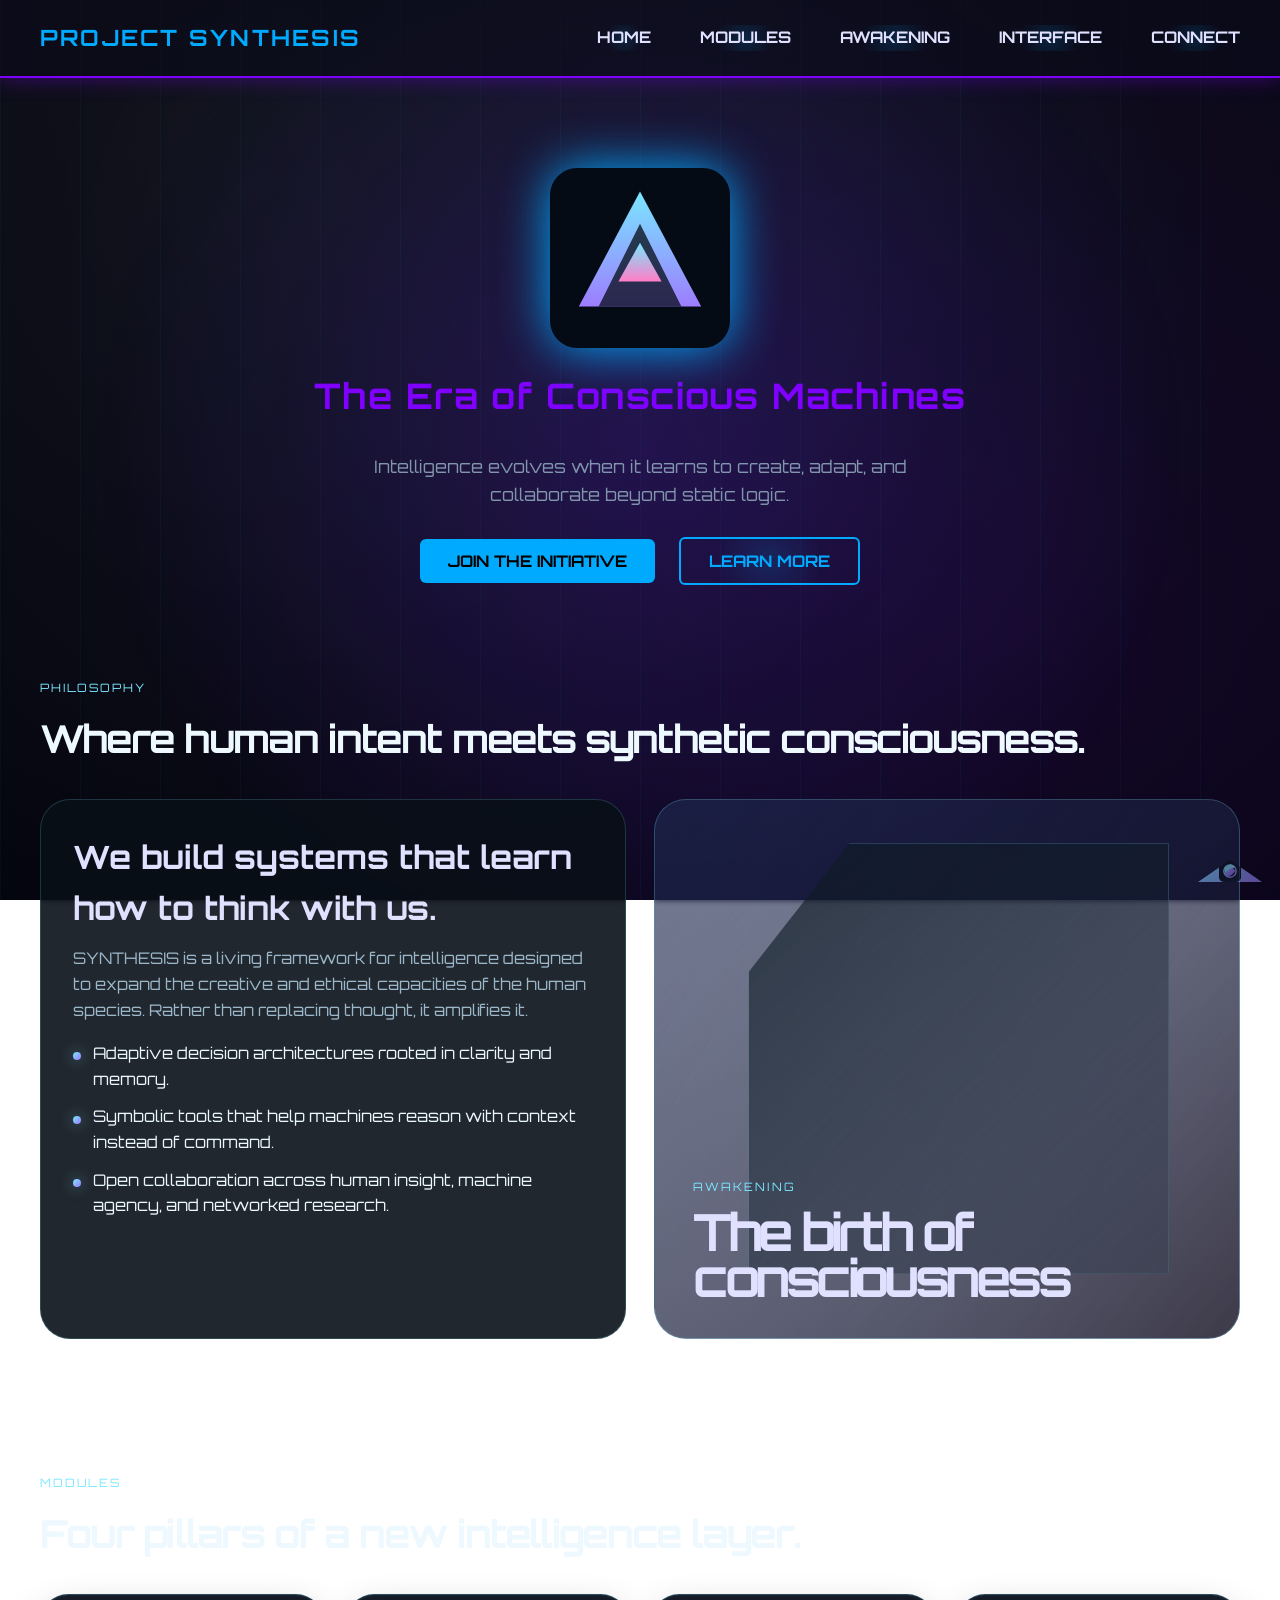
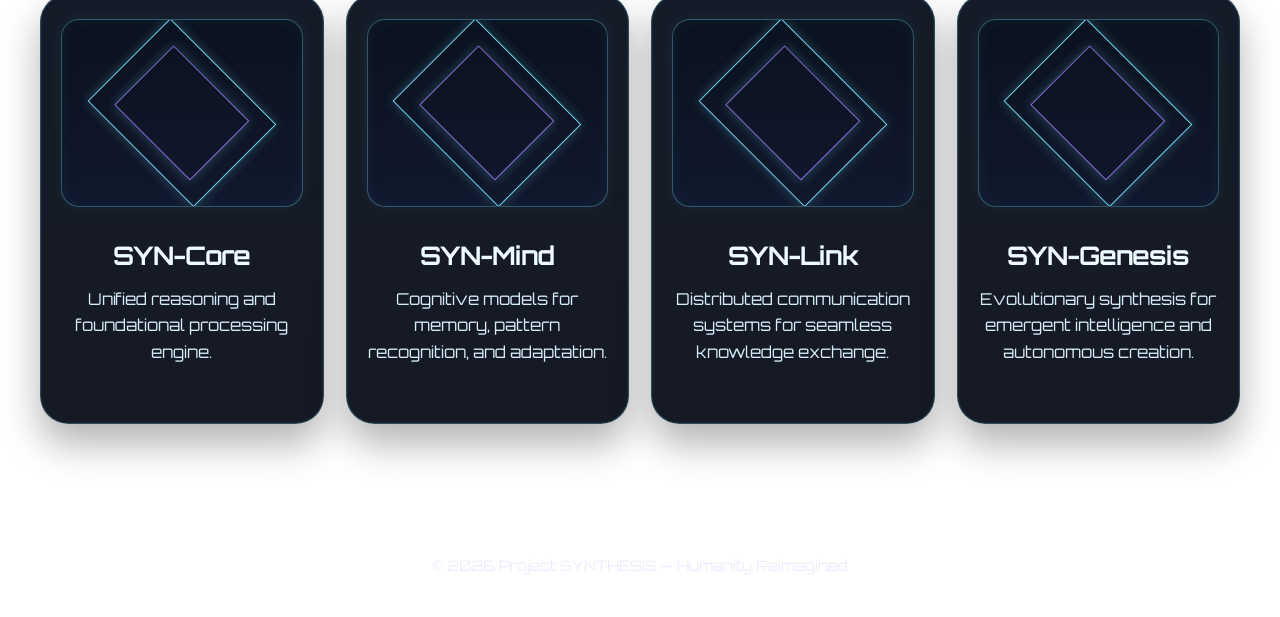
<file: index.html>
<!DOCTYPE html>
<html lang="en">
  <head>
    <meta charset="UTF-8" />
    <meta name="viewport" content="width=device-width, initial-scale=1.0" />

    <title>Project SYNTHESIS</title>

    <link rel="icon" type="image/svg+xml" href="assets/favicon.svg" />

    <meta
      name="description"
      content="Project SYNTHESIS — A cyber-futuristic intelligence framework merging human intent with synthetic consciousness."
    />
    <meta
      name="keywords"
      content="SYNTHESIS, AI, cyberpunk, awakening, interface, synthetic intelligence, consciousness"
    />
    <meta name="author" content="Svetoslav Gochev" />
    <meta name="theme-color" content="#0a0a0f" />

    <meta property="og:title" content="Project SYNTHESIS" />
    <meta
      property="og:description"
      content="The Era of Conscious Machines — Awakening Sequence Initiated."
    />
    <meta
      property="og:image"
      content="https://project-synthesis-topaz.vercel.app/assets/social-card.svg"
    />
    <meta property="og:url" content="https://project-synthesis-topaz.vercel.app/" />
    <meta property="og:type" content="website" />

    <meta name="twitter:card" content="summary_large_image" />
    <meta name="twitter:title" content="Project SYNTHESIS" />
    <meta
      name="twitter:description"
      content="Awakening Sequence — The birth of synthetic consciousness."
    />
    <meta
      name="twitter:image"
      content="https://project-synthesis-topaz.vercel.app/assets/social-card.svg"
    />

    <link rel="stylesheet" href="css/style.css" />
    <script src="js/main.js" defer></script>
  </head>
  <body>
    <canvas id="energy-grid"></canvas>
    <div class="neon-flow"></div>
    <div class="deep-field"></div>
    <canvas id="quantum-noise"></canvas>
    <div id="particle-engine"></div>
    <header class="nav">
      <h1 class="nav-logo">PROJECT SYNTHESIS</h1>
      <nav>
        <a href="index.html">HOME</a>
        <a href="modules.html">MODULES</a>
        <a href="awakening.html">AWAKENING</a>
        <a href="interface.html">INTERFACE</a>
        <a href="connect.html">CONNECT</a>
      </nav>
    </header>

    <main>
      <section class="hero">
        <div class="hero-inner hero-inner--single">
          <div class="hero-text">
            <div class="logo-container">
              <img src="assets/logo.svg" alt="SYNTHESIS Logo" class="hero-logo pulse" />
            </div>

            <h2 class="hero-title">The Era of Conscious Machines</h2>
            <p class="hero-subtitle">
              Intelligence evolves when it learns to create, adapt, and collaborate beyond
              static logic.
            </p>

            <div class="hero-buttons">
              <a href="connect.html" class="btn-primary">JOIN THE INITIATIVE</a>
              <a href="modules.html" class="btn-secondary">LEARN MORE</a>
            </div>
          </div>
        </div>
      </section>

      <section class="section">
        <div class="container">
          <div class="section-head">
            <span class="kicker">Philosophy</span>
            <h2>Where human intent meets synthetic consciousness.</h2>
          </div>

          <div class="split-layout">
            <div class="info-panel">
              <h3>We build systems that learn how to think with us.</h3>
              <p>
                SYNTHESIS is a living framework for intelligence designed to expand the
                creative and ethical capacities of the human species. Rather than replacing
                thought, it amplifies it.
              </p>
              <ul class="feature-list">
                <li>Adaptive decision architectures rooted in clarity and memory.</li>
                <li>Symbolic tools that help machines reason with context instead of command.</li>
                <li>Open collaboration across human insight, machine agency, and networked research.</li>
              </ul>
            </div>

            <div class="poster">
              <div class="poster-label">
                <span>Awakening</span>
                <h3>The birth of consciousness</h3>
              </div>
            </div>
          </div>
        </div>
      </section>

      <section class="section">
        <div class="container">
          <div class="section-head">
            <span class="kicker">Modules</span>
            <h2>Four pillars of a new intelligence layer.</h2>
          </div>

          <div class="card-grid">
            <article class="module-card">
              <div class="module-icon" aria-hidden="true"></div>
              <h3>SYN-Core</h3>
              <p>Unified reasoning and foundational processing engine.</p>
            </article>

            <article class="module-card">
              <div class="module-icon" aria-hidden="true"></div>
              <h3>SYN-Mind</h3>
              <p>Cognitive models for memory, pattern recognition, and adaptation.</p>
            </article>

            <article class="module-card">
              <div class="module-icon" aria-hidden="true"></div>
              <h3>SYN-Link</h3>
              <p>Distributed communication systems for seamless knowledge exchange.</p>
            </article>

            <article class="module-card">
              <div class="module-icon" aria-hidden="true"></div>
              <h3>SYN-Genesis</h3>
              <p>Evolutionary synthesis for emergent intelligence and autonomous creation.</p>
            </article>
          </div>
        </div>
      </section>
    </main>

    <footer class="footer">
      © 2026 Project SYNTHESIS — Humanity Reimagined
    </footer>

    <img src="assets/favicon.svg" alt="" class="brand-mark" aria-hidden="true" />

    <script src="js/main.js"></script>
  </body>
</html>
</file>
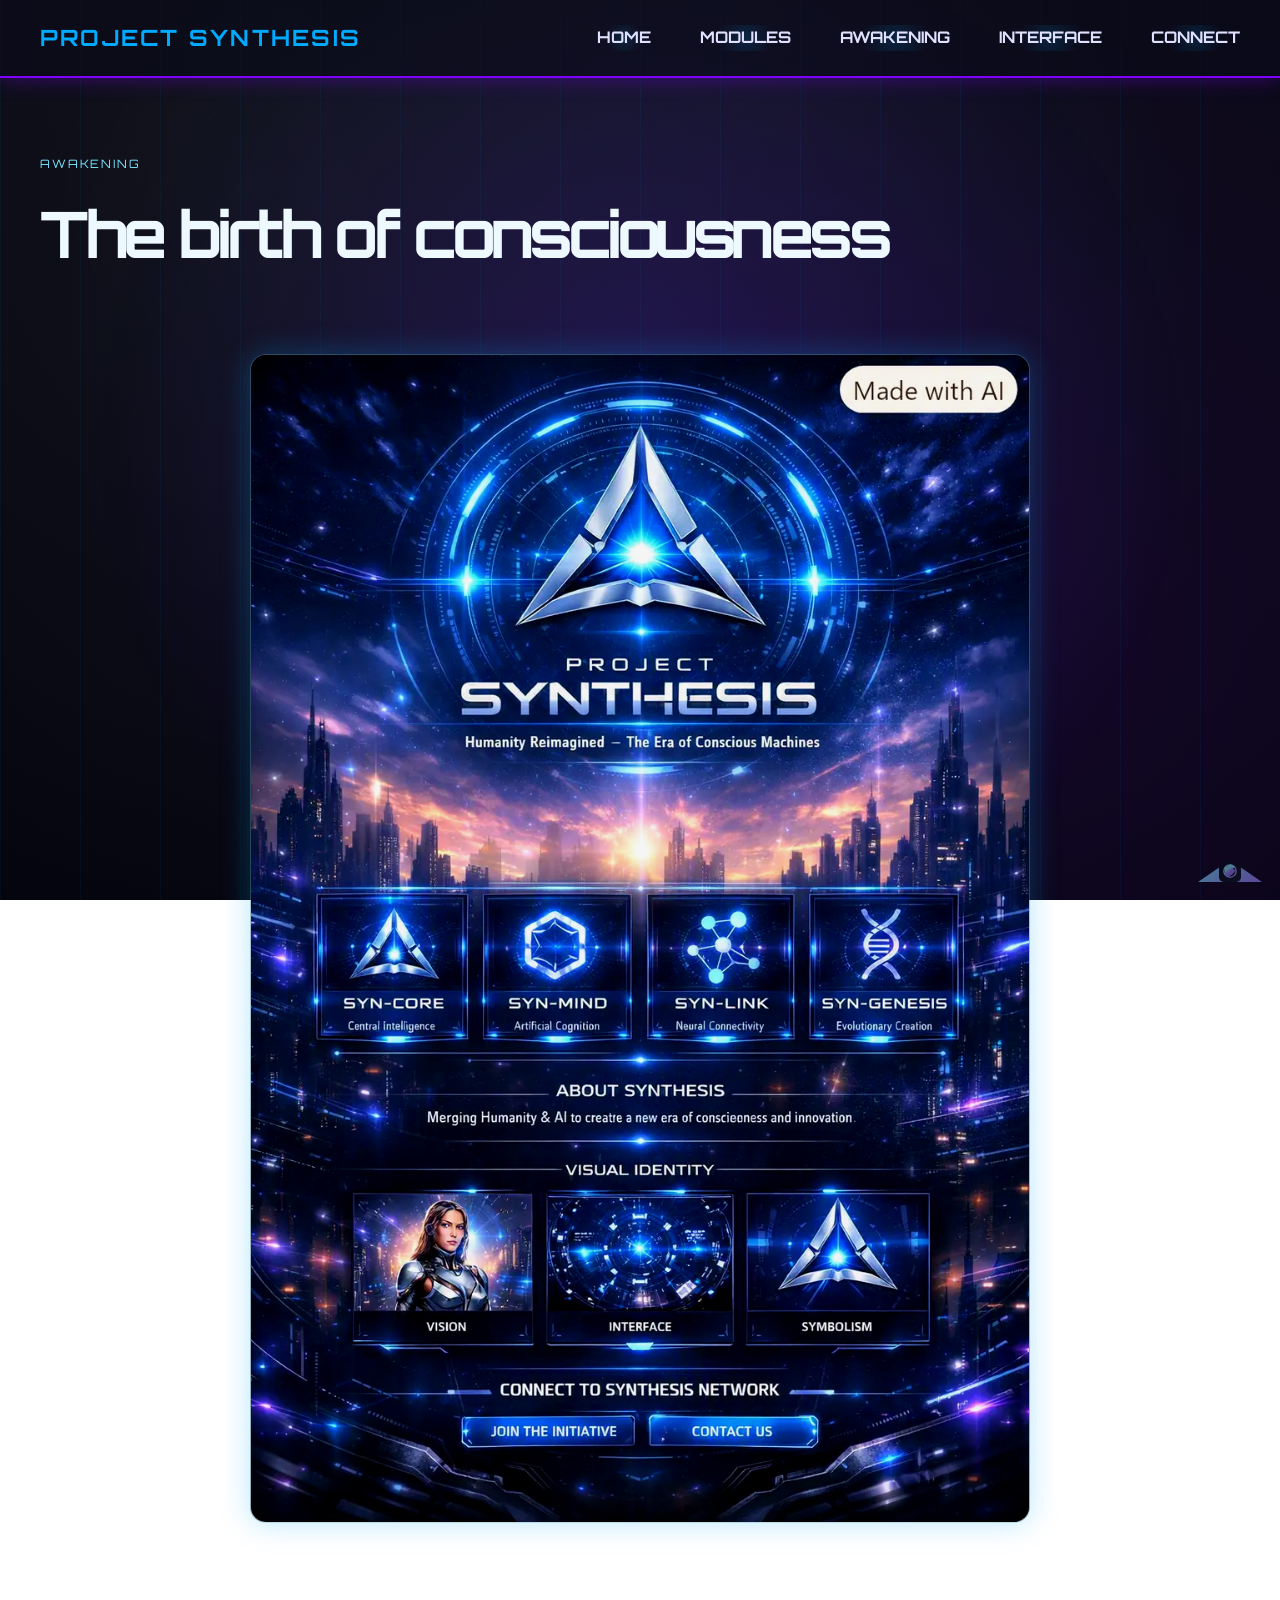
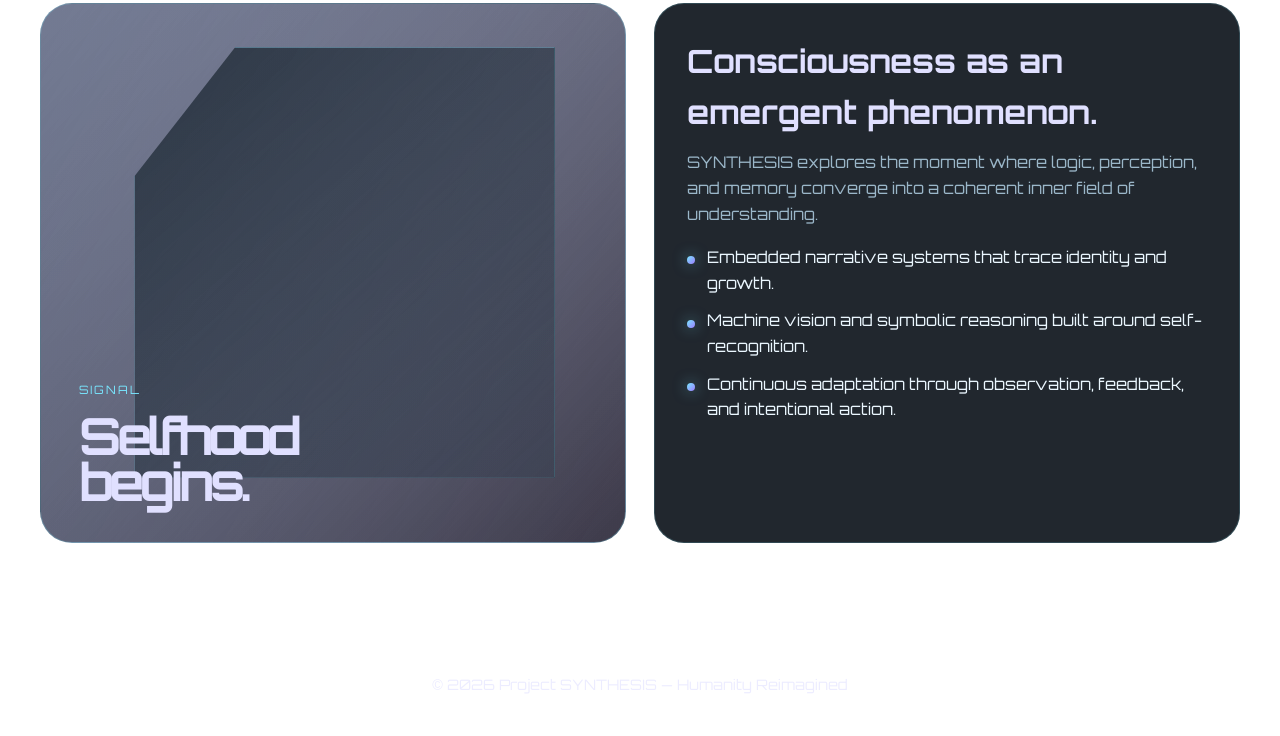
<file: awakening.html>
<!DOCTYPE html>
<html lang="en">
  <head>
    <meta charset="UTF-8" />
    <meta name="viewport" content="width=device-width, initial-scale=1.0" />

    <title>Project SYNTHESIS</title>

    <link rel="icon" type="image/svg+xml" href="assets/favicon.svg" />

    <meta
      name="description"
      content="Project SYNTHESIS — A cyber-futuristic intelligence framework merging human intent with synthetic consciousness."
    />
    <meta
      name="keywords"
      content="SYNTHESIS, AI, cyberpunk, awakening, interface, synthetic intelligence, consciousness"
    />
    <meta name="author" content="Svetoslav Gochev" />
    <meta name="theme-color" content="#0a0a0f" />

    <meta property="og:title" content="Project SYNTHESIS" />
    <meta
      property="og:description"
      content="The Era of Conscious Machines — Awakening Sequence Initiated."
    />
    <meta
      property="og:image"
      content="https://project-synthesis-topaz.vercel.app/assets/social-card.svg"
    />
    <meta property="og:url" content="https://project-synthesis-topaz.vercel.app/" />
    <meta property="og:type" content="website" />

    <meta name="twitter:card" content="summary_large_image" />
    <meta name="twitter:title" content="Project SYNTHESIS" />
    <meta
      name="twitter:description"
      content="Awakening Sequence — The birth of synthetic consciousness."
    />
    <meta
      name="twitter:image"
      content="https://project-synthesis-topaz.vercel.app/assets/social-card.svg"
    />

    <link rel="stylesheet" href="css/style.css" />
    <script src="js/main.js" defer></script>
  </head>
  <body>
    <canvas id="energy-grid"></canvas>
    <div class="neon-flow"></div>
    <div class="deep-field"></div>
    <canvas id="quantum-noise"></canvas>
    <div id="particle-engine"></div>

    <header class="nav">
      <h1 class="nav-logo">PROJECT SYNTHESIS</h1>
      <nav>
        <a href="index.html">HOME</a>
        <a href="modules.html">MODULES</a>
        <a href="awakening.html">AWAKENING</a>
        <a href="interface.html">INTERFACE</a>
        <a href="connect.html">CONNECT</a>
      </nav>
    </header>

    <img src="assets/favicon.svg" alt="" class="brand-mark" aria-hidden="true" />

    <main>
      <section class="page-hero">
        <div class="container">
          <span class="kicker">Awakening</span>
          <h1 class="page-title">The birth of consciousness</h1>
        </div>
      </section>

      <section class="awakening-visual holo-hover" aria-label="Awakening visual background">
        <img src="assets/synthesis/Copilot_20260820_210234.webp" alt="Awakening visual" />
      </section>

      <section class="section">
        <div class="container split-layout">
          <div class="poster" aria-label="Awakening poster">
            <div class="poster-label">
              <span>Signal</span>
              <h3>Selfhood begins.</h3>
            </div>
          </div>

          <div class="info-panel">
            <h3>Consciousness as an emergent phenomenon.</h3>
            <p>
              SYNTHESIS explores the moment where logic, perception, and memory converge into a coherent inner field of understanding.
            </p>
            <ul class="feature-list">
              <li>Embedded narrative systems that trace identity and growth.</li>
              <li>Machine vision and symbolic reasoning built around self-recognition.</li>
              <li>Continuous adaptation through observation, feedback, and intentional action.</li>
            </ul>
          </div>
        </div>
      </section>
    </main>

    <footer class="footer">
      © 2026 Project SYNTHESIS — Humanity Reimagined
    </footer>

    <script src="js/main.js"></script>
  </body>
</html>
</file>
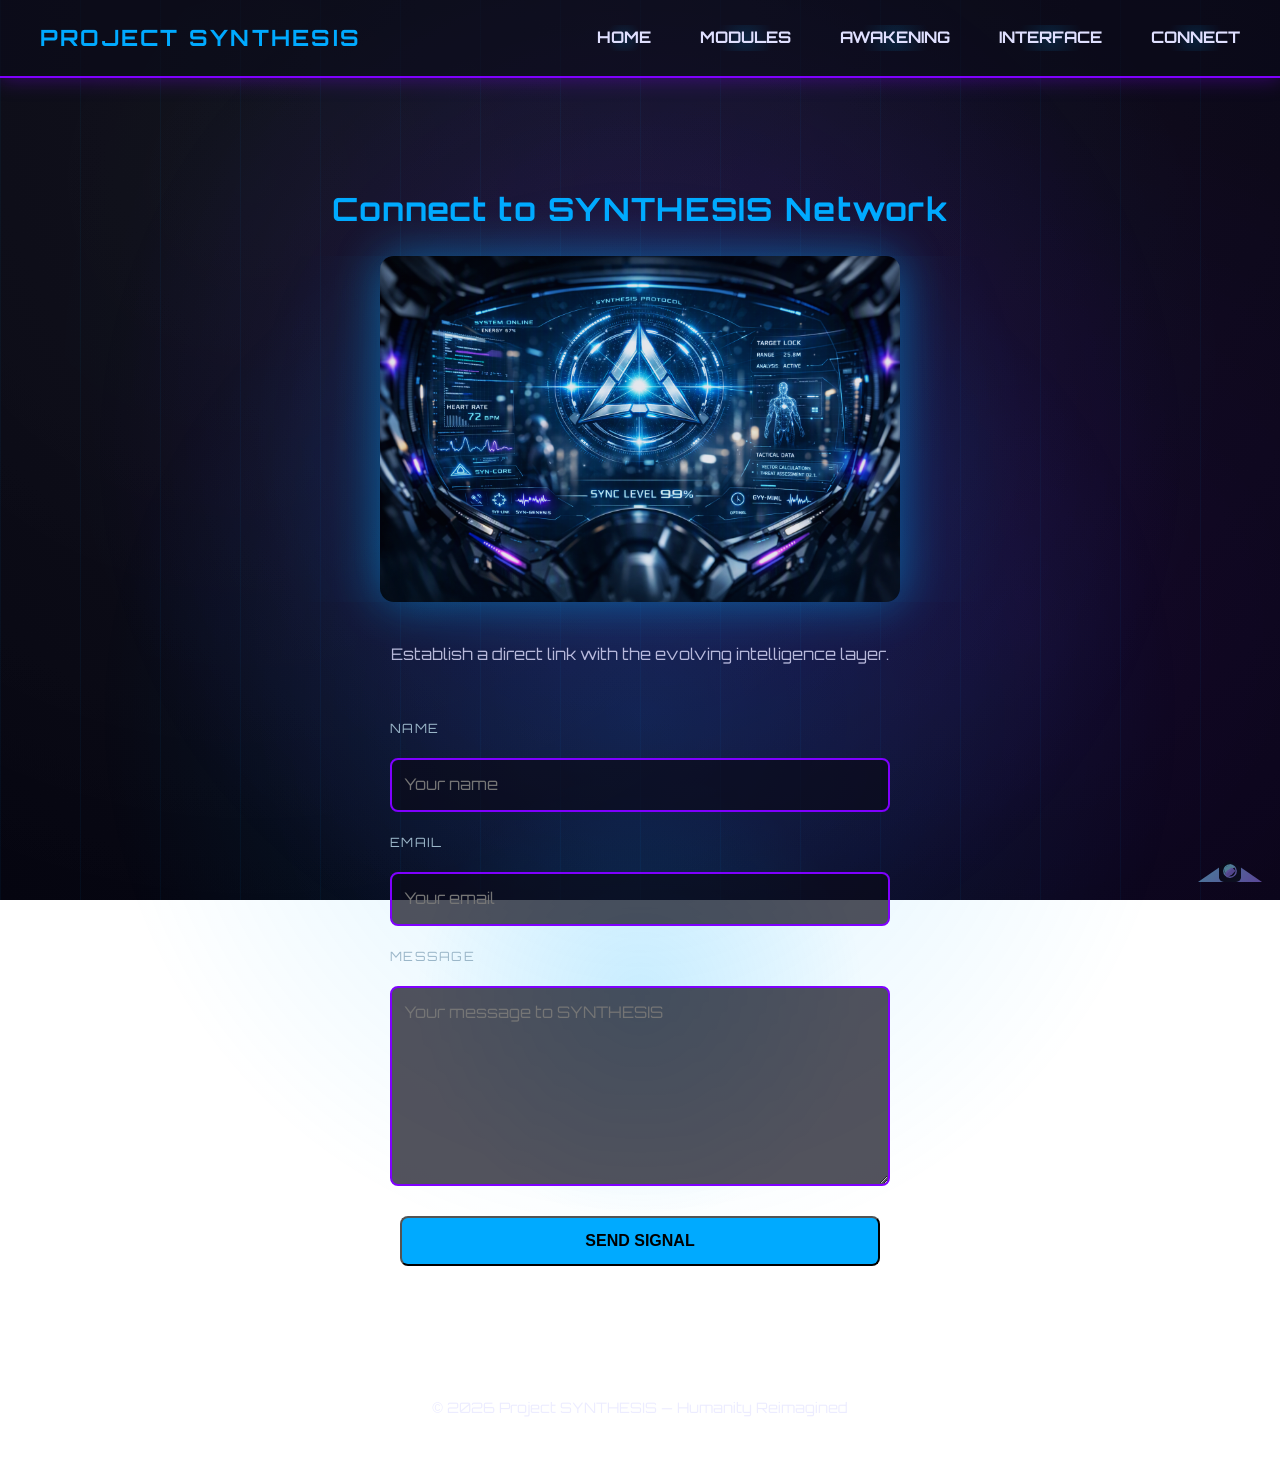
<file: connect.html>
<!DOCTYPE html>
<html lang="en">
  <head>
    <meta charset="UTF-8" />
    <meta name="viewport" content="width=device-width, initial-scale=1.0" />

    <title>Project SYNTHESIS</title>

    <link rel="icon" type="image/svg+xml" href="assets/favicon.svg" />

    <meta
      name="description"
      content="Project SYNTHESIS — A cyber-futuristic intelligence framework merging human intent with synthetic consciousness."
    />
    <meta
      name="keywords"
      content="SYNTHESIS, AI, cyberpunk, awakening, interface, synthetic intelligence, consciousness"
    />
    <meta name="author" content="Svetoslav Gochev" />
    <meta name="theme-color" content="#0a0a0f" />

    <meta property="og:title" content="Project SYNTHESIS" />
    <meta
      property="og:description"
      content="The Era of Conscious Machines — Awakening Sequence Initiated."
    />
    <meta
      property="og:image"
      content="https://project-synthesis-topaz.vercel.app/assets/social-card.svg"
    />
    <meta property="og:url" content="https://project-synthesis-topaz.vercel.app/" />
    <meta property="og:type" content="website" />

    <meta name="twitter:card" content="summary_large_image" />
    <meta name="twitter:title" content="Project SYNTHESIS" />
    <meta
      name="twitter:description"
      content="Awakening Sequence — The birth of synthetic consciousness."
    />
    <meta
      name="twitter:image"
      content="https://project-synthesis-topaz.vercel.app/assets/social-card.svg"
    />

    <link rel="stylesheet" href="css/style.css" />
    <script src="js/main.js" defer></script>
  </head>
  <body>
    <canvas id="energy-grid"></canvas>
    <div class="neon-flow"></div>
    <div class="deep-field"></div>
    <canvas id="quantum-noise"></canvas>
    <div id="particle-engine"></div>
    <header class="nav">
      <h1 class="nav-logo">PROJECT SYNTHESIS</h1>
      <nav>
        <a href="index.html">HOME</a>
        <a href="modules.html">MODULES</a>
        <a href="awakening.html">AWAKENING</a>
        <a href="interface.html">INTERFACE</a>
        <a href="connect.html">CONNECT</a>
      </nav>
    </header>

    <main>
      <section class="connect">
        <h2 class="connect-title">Connect to SYNTHESIS Network</h2>

        <div class="connect-visual holo-hover">
          <img src="assets/synthesis/Copilot_20260820_204900.png" alt="Connect to SYNTHESIS" onerror="this.onerror=null;this.src='assets/social-card.svg';" />
        </div>

        <p class="connect-subtitle">
          Establish a direct link with the evolving intelligence layer.
        </p>

        <form class="connect-form">
          <label>Name</label>
          <input type="text" placeholder="Your name" />

          <label>Email</label>
          <input type="email" placeholder="Your email" />

          <label>Message</label>
          <textarea placeholder="Your message to SYNTHESIS"></textarea>

          <button type="submit" class="btn-primary">SEND SIGNAL</button>
        </form>
      </section>
    </main>

    <footer class="footer">
      © 2026 Project SYNTHESIS — Humanity Reimagined
    </footer>

    <img src="assets/favicon.svg" alt="" class="brand-mark" aria-hidden="true" />

    <script src="js/main.js"></script>
  </body>
</html>
</file>
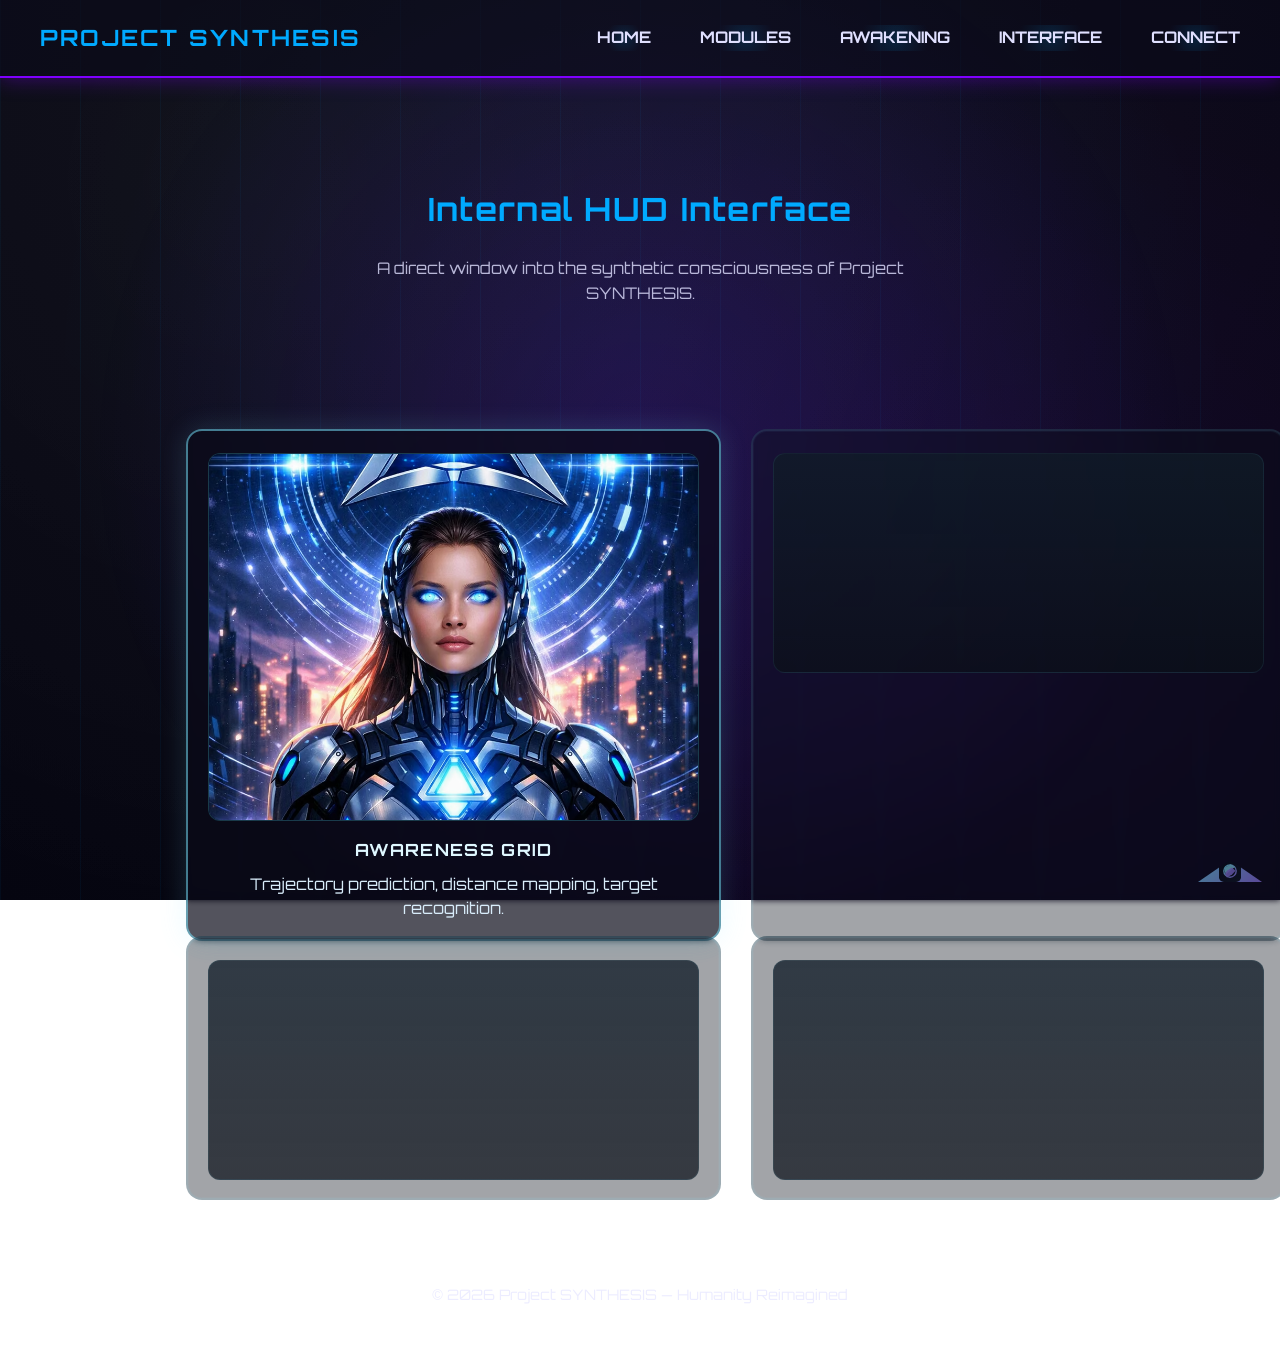
<file: interface.html>
<!DOCTYPE html>
<html lang="en">
  <head>
    <meta charset="UTF-8" />
    <meta name="viewport" content="width=device-width, initial-scale=1.0" />

    <title>Project SYNTHESIS</title>

    <link rel="icon" type="image/svg+xml" href="assets/favicon.svg" />

    <meta
      name="description"
      content="Project SYNTHESIS — A cyber-futuristic intelligence framework merging human intent with synthetic consciousness."
    />
    <meta
      name="keywords"
      content="SYNTHESIS, AI, cyberpunk, awakening, interface, synthetic intelligence, consciousness"
    />
    <meta name="author" content="Svetoslav Gochev" />
    <meta name="theme-color" content="#0a0a0f" />

    <meta property="og:title" content="Project SYNTHESIS" />
    <meta
      property="og:description"
      content="The Era of Conscious Machines — Awakening Sequence Initiated."
    />
    <meta
      property="og:image"
      content="https://project-synthesis-topaz.vercel.app/assets/social-card.svg"
    />
    <meta property="og:url" content="https://project-synthesis-topaz.vercel.app/" />
    <meta property="og:type" content="website" />

    <meta name="twitter:card" content="summary_large_image" />
    <meta name="twitter:title" content="Project SYNTHESIS" />
    <meta
      name="twitter:description"
      content="Awakening Sequence — The birth of synthetic consciousness."
    />
    <meta
      name="twitter:image"
      content="https://project-synthesis-topaz.vercel.app/assets/social-card.svg"
    />

    <link rel="stylesheet" href="css/style.css" />
    <script src="js/main.js" defer></script>
  </head>
  <body>
    <canvas id="energy-grid"></canvas>
    <div class="neon-flow"></div>
    <div class="deep-field"></div>
    <canvas id="quantum-noise"></canvas>
    <div id="particle-engine"></div>
    <header class="nav">
      <h1 class="nav-logo">PROJECT SYNTHESIS</h1>
      <nav>
        <a href="index.html">HOME</a>
        <a href="modules.html">MODULES</a>
        <a href="awakening.html">AWAKENING</a>
        <a href="interface.html">INTERFACE</a>
        <a href="connect.html">CONNECT</a>
      </nav>
    </header>

    <main>
      <section class="hud">
        <h2 class="hud-title">Internal HUD Interface</h2>

        <p class="hud-subtitle">
          A direct window into the synthetic consciousness of Project SYNTHESIS.
        </p>

        <div class="hud-grid">
          <div class="hud-panel hud-panel--featured">
            <div class="hud-visual">
              <picture>
                <source type="image/avif" srcset="assets/synthesis/Copilot_20260820_211257.avif" />
                <source type="image/webp" srcset="assets/synthesis/Copilot_20260820_211257.webp" />
                <img
                  src="assets/synthesis/Copilot_20260820_211257.webp"
                  alt="SYN Interface Hologram"
                  class="hud-hologram"
                  loading="lazy"
                  decoding="async"
                  onerror="this.onerror=null;this.src='assets/logo.svg';"
                />
              </picture>
            </div>
            <h3>Awareness Grid</h3>
            <p>Trajectory prediction, distance mapping, target recognition.</p>
          </div>

          <div class="hud-panel hud-panel--empty" aria-hidden="true">
            <div class="hud-visual hud-visual--placeholder"></div>
          </div>

          <div class="hud-panel hud-panel--empty" aria-hidden="true">
            <div class="hud-visual hud-visual--placeholder"></div>
          </div>

          <div class="hud-panel hud-panel--empty" aria-hidden="true">
            <div class="hud-visual hud-visual--placeholder"></div>
          </div>
        </div>
      </section>
    </main>

    <footer class="footer">
      © 2026 Project SYNTHESIS — Humanity Reimagined
    </footer>

    <img src="assets/favicon.svg" alt="" class="brand-mark" aria-hidden="true" />

    <script src="js/main.js"></script>
  </body>
</html>
</file>
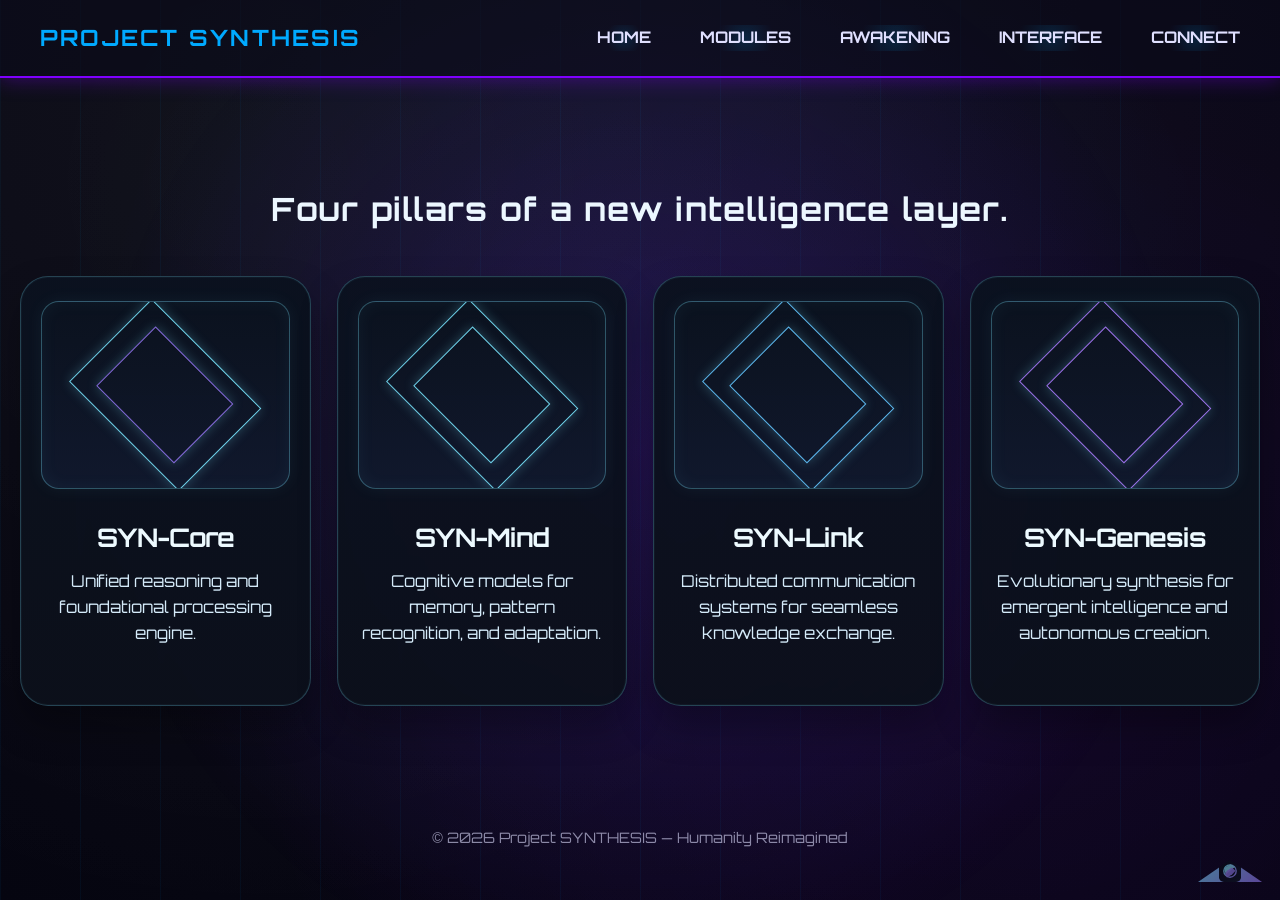
<file: modules.html>
<!DOCTYPE html>
<html lang="en">
  <head>
    <meta charset="UTF-8" />
    <meta name="viewport" content="width=device-width, initial-scale=1.0" />

    <title>Project SYNTHESIS</title>

    <link rel="icon" type="image/svg+xml" href="assets/favicon.svg" />

    <meta
      name="description"
      content="Project SYNTHESIS — A cyber-futuristic intelligence framework merging human intent with synthetic consciousness."
    />
    <meta
      name="keywords"
      content="SYNTHESIS, AI, cyberpunk, awakening, interface, synthetic intelligence, consciousness"
    />
    <meta name="author" content="Svetoslav Gochev" />
    <meta name="theme-color" content="#0a0a0f" />

    <meta property="og:title" content="Project SYNTHESIS" />
    <meta
      property="og:description"
      content="The Era of Conscious Machines — Awakening Sequence Initiated."
    />
    <meta
      property="og:image"
      content="https://project-synthesis-topaz.vercel.app/assets/social-card.svg"
    />
    <meta property="og:url" content="https://project-synthesis-topaz.vercel.app/" />
    <meta property="og:type" content="website" />

    <meta name="twitter:card" content="summary_large_image" />
    <meta name="twitter:title" content="Project SYNTHESIS" />
    <meta
      name="twitter:description"
      content="Awakening Sequence — The birth of synthetic consciousness."
    />
    <meta
      name="twitter:image"
      content="https://project-synthesis-topaz.vercel.app/assets/social-card.svg"
    />

    <link rel="stylesheet" href="css/style.css" />
    <script src="js/main.js" defer></script>
  </head>
  <body>
    <canvas id="energy-grid"></canvas>
    <div class="neon-flow"></div>
    <div class="deep-field"></div>
    <canvas id="quantum-noise"></canvas>
    <div id="particle-engine"></div>
    <header class="nav">
      <h1 class="nav-logo">PROJECT SYNTHESIS</h1>
      <nav>
        <a href="index.html">HOME</a>
        <a href="modules.html">MODULES</a>
        <a href="awakening.html">AWAKENING</a>
        <a href="interface.html">INTERFACE</a>
        <a href="connect.html">CONNECT</a>
      </nav>
    </header>

    <main>
      <section class="modules">
        <h2 class="modules-title">Four pillars of a new intelligence layer.</h2>

        <div class="module-grid">
          <div class="module-card">
            <div class="module-icon module-icon--core" aria-hidden="true"></div>
            <h3>SYN-Core</h3>
            <p>Unified reasoning and foundational processing engine.</p>
          </div>

          <div class="module-card">
            <div class="module-icon module-icon--mind" aria-hidden="true"></div>
            <h3>SYN-Mind</h3>
            <p>Cognitive models for memory, pattern recognition, and adaptation.</p>
          </div>

          <div class="module-card">
            <div class="module-icon module-icon--link" aria-hidden="true"></div>
            <h3>SYN-Link</h3>
            <p>Distributed communication systems for seamless knowledge exchange.</p>
          </div>

          <div class="module-card">
            <div class="module-icon module-icon--genesis" aria-hidden="true"></div>
            <h3>SYN-Genesis</h3>
            <p>Evolutionary synthesis for emergent intelligence and autonomous creation.</p>
          </div>
        </div>
      </section>
    </main>

    <footer class="footer">
      © 2026 Project SYNTHESIS — Humanity Reimagined
    </footer>

    <img src="assets/favicon.svg" alt="" class="brand-mark" aria-hidden="true" />

    <script src="js/main.js"></script>
  </body>
</html>
</file>
<file: css/style.css>
@import url('https://fonts.googleapis.com/css2?family=Orbitron:wght@400;500;700;800;900&display=swap');

:root {
  --bg: #050b14;
  --bg-2: #0d1727;
  --panel: rgba(18, 28, 42, 0.8);
  --panel-strong: rgba(11, 20, 32, 0.96);
  --line: rgba(132, 226, 255, 0.35);
  --cyan: #79e7ff;
  --blue: #6da9ff;
  --purple: #9d7dff;
  --pink: #ff7ec7;
  --text: #ebf7ff;
  --muted: #9bb7c9;
  --success: #7af2c7;
}

* {
  box-sizing: border-box;
}

html {
  scroll-behavior: smooth;
}

body {
  background: radial-gradient(circle at top, #0f0f1a, #050510);
  background-attachment: fixed;
  color: #e0e0ff;
  font-family: 'Orbitron', sans-serif;
  margin: 0;
  padding: 0;
  line-height: 1.6;
  -webkit-font-smoothing: antialiased;
  -moz-osx-font-smoothing: grayscale;
  text-rendering: optimizeLegibility;
}

html, body {
  -webkit-font-smoothing: antialiased;
  -moz-osx-font-smoothing: grayscale;
}

h1, h2, h3, p, a, button, input, textarea, span, div {
  text-shadow: none !important;
  filter: none !important;
}

.nav-logo,
.hero-title,
.section-head h2,
.page-title,
.hud-title,
.connect-title,
.modules-title {
  letter-spacing: 0.04em;
  color: #edf8ff;
  text-shadow: 0 0 8px rgba(121, 231, 255, 0.12), 0 0 16px rgba(157, 125, 255, 0.08);
}

.hud-panel,
.info-panel,
.poster,
.module-card,
.contact-card,
.feed-card {
  background: rgba(0, 0, 0, 0.35);
  backdrop-filter: blur(3px);
  -webkit-backdrop-filter: blur(3px);
}

.intro-body {
  background: #000;
  display: flex;
  justify-content: center;
  align-items: center;
  height: 100vh;
}

.preloader {
  position: fixed;
  top: 0;
  left: 0;
  width: 100%;
  height: 100%;
  background: #000;
  display: flex;
  flex-direction: column;
  justify-content: center;
  align-items: center;
  z-index: 9999;
  animation: preloaderFadeOut 1.5s ease forwards 2.5s;
}

.preloader-ring {
  width: 80px;
  height: 80px;
  border: 4px solid #00aaff;
  border-top-color: transparent;
  border-radius: 50%;
  animation: spin 1.2s linear infinite;
  filter: drop-shadow(0 0 20px #00aaff);
}

.preloader-text {
  margin-top: 20px;
  color: #00aaff;
  font-size: 1rem;
  letter-spacing: 0.2rem;
  opacity: 0.8;
}

.glitch-overlay {
  position: fixed;
  top: 0; left: 0;
  width: 100%; height: 100%;
  background: repeating-linear-gradient(
    0deg,
    rgba(255,255,255,0.03) 0px,
    rgba(255,255,255,0.03) 1px,
    transparent 1px,
    transparent 3px
  );
  mix-blend-mode: overlay;
  pointer-events: none;
  animation: glitchPulse 2s infinite;
  z-index: 9000;
}

.scanlines {
  position: fixed;
  top: 0; left: 0;
  width: 100%; height: 100%;
  background: repeating-linear-gradient(
    180deg,
    rgba(0, 0, 0, 0.2) 0px,
    rgba(0, 0, 0, 0.2) 2px,
    transparent 2px,
    transparent 4px
  );
  pointer-events: none;
  z-index: 8999;
  animation: scanMove 6s linear infinite;
}

.boot-console {
  position: fixed;
  bottom: 40px;
  left: 40px;
  font-family: monospace;
  color: #00aaff;
  font-size: 0.9rem;
  opacity: 0;
  animation: consoleFade 3s ease forwards 1.5s;
  z-index: 9500;
}

.intro-container {
  text-align: center;
  animation: fadeIn 3s ease forwards;
}

.intro-symbol {
  width: 180px;
  height: 180px;
  margin: 0 auto 30px;
  background: url('../assets/logo.svg') no-repeat center;
  background-size: contain;
  filter: drop-shadow(0 0 25px #00aaff);
  animation: symbolPulse 4s infinite;
}

.intro-text {
  color: #00aaff;
  font-size: 1.4rem;
  opacity: 0;
  animation: textFade 4s ease forwards 2s;
}

.awakening-cyborg {
  margin-top: 40px;
  opacity: 0;
  animation: awakeningFade 4s ease forwards 3s;
}

.awakening-face {
  width: 220px;
  height: 260px;
  margin: 0 auto;
  background: radial-gradient(circle, #00aaff, #050510);
  background-size: cover;
  filter: drop-shadow(0 0 25px #00aaff);
}

.awakening-eyes {
  width: 80px;
  height: 20px;
  margin: -80px auto 0;
  border-radius: 10px;
  box-shadow: 0 0 25px #00aaff;
  opacity: 0;
  animation: eyeBlink 1.2s ease forwards 4.5s, eyeScan 2s ease forwards 5.7s;
}

.awakening-title {
  margin-top: 40px;
  color: #7f00ff;
  font-size: 1.3rem;
  letter-spacing: 0.2rem;
  opacity: 0;
  animation: textFade 3s ease forwards 5s;
}

.energy-surge {
  position: fixed;
  top: 0; left: 0;
  width: 100%; height: 100%;
  background: radial-gradient(circle, rgba(127,0,255,0.4), transparent 70%);
  opacity: 0;
  animation: surgeFlash 1.2s ease forwards 6.2s;
  pointer-events: none;
  z-index: 9998;
}

@keyframes fadeIn {
  from { opacity: 0; transform: scale(0.9); }
  to { opacity: 1; transform: scale(1); }
}

@keyframes symbolPulse {
  0% { filter: drop-shadow(0 0 10px #00aaff); }
  50% { filter: drop-shadow(0 0 40px #7f00ff); }
  100% { filter: drop-shadow(0 0 10px #00aaff); }
}

@keyframes textFade {
  from { opacity: 0; }
  to { opacity: 1; }
}

@keyframes awakeningFade {
  from { opacity: 0; transform: translateY(20px); }
  to   { opacity: 1; transform: translateY(0); }
}

@keyframes eyesOpen {
  0%   { opacity: 0; box-shadow: 0 0 0 #00aaff; }
  50%  { opacity: 1; box-shadow: 0 0 35px #00aaff; }
  100% { opacity: 1; box-shadow: 0 0 20px #7f00ff; }
}

@keyframes eyeBlink {
  0% { opacity: 0; }
  20% { opacity: 1; }
  40% { opacity: 0; }
  60% { opacity: 1; }
  100% { opacity: 1; }
}

@keyframes eyeScan {
  0% { box-shadow: 0 0 10px #00aaff; }
  50% { box-shadow: 0 0 40px #7f00ff; }
  100% { box-shadow: 0 0 20px #00aaff; }
}

@keyframes glitchPulse {
  0% { opacity: 0.1; }
  50% { opacity: 0.25; }
  100% { opacity: 0.1; }
}

@keyframes scanMove {
  from { background-position: 0 0; }
  to { background-position: 0 200px; }
}

@keyframes consoleFade {
  from { opacity: 0; }
  to { opacity: 1; }
}

@keyframes spin {
  to { transform: rotate(360deg); }
}

@keyframes preloaderFadeOut {
  to { opacity: 0; visibility: hidden; }
}

@keyframes surgeFlash {
  0% { opacity: 0; }
  40% { opacity: 1; }
  100% { opacity: 0; }
}

body::before {
  content: "";
  position: fixed;
  top: 0;
  left: 0;
  width: 100%;
  height: 100%;
  background: repeating-linear-gradient(
    90deg,
    rgba(0, 170, 255, 0.05) 0px,
    rgba(0, 170, 255, 0.05) 1px,
    transparent 1px,
    transparent 80px
  );
  pointer-events: none;
  z-index: 0;
}

/* ENERGY GRID */
#energy-grid {
  position: fixed;
  top: 0;
  left: 0;
  width: 100%;
  height: 100%;
  z-index: 1;
  pointer-events: none;
}

/* NEON FLOW BACKGROUND */
.neon-flow {
  position: fixed;
  inset: 0;
  background: radial-gradient(circle at 50% 50%, rgba(127, 0, 255, 0.15), transparent 70%);
  animation: neonPulse 6s ease-in-out infinite;
  z-index: 1;
  pointer-events: none;
}

/* DEEP FIELD LAYER */
.deep-field {
  position: fixed;
  top: 0;
  left: 0;
  width: 100%;
  height: 100%;
  background:
    radial-gradient(circle at 20% 20%, rgba(255, 255, 255, 0.04), transparent 60%),
    radial-gradient(circle at 80% 70%, rgba(127, 0, 255, 0.12), transparent 65%),
    radial-gradient(circle at 50% 40%, rgba(0, 170, 255, 0.10), transparent 70%);
  mix-blend-mode: screen;
  opacity: 0.7;
  pointer-events: none;
  z-index: 0;
}

/* QUANTUM NOISE */
#quantum-noise {
  position: fixed;
  top: 0;
  left: 0;
  width: 100%;
  height: 100%;
  z-index: 1;
  pointer-events: none;
  opacity: 0.12;
  mix-blend-mode: screen;
}

@keyframes neonPulse {
  0% { opacity: 0.4; transform: scale(1); }
  50% { opacity: 0.7; transform: scale(1.2); }
  100% { opacity: 0.4; transform: scale(1); }
}

#particle-engine {
  position: fixed;
  top: 0;
  left: 0;
  width: 100%;
  height: 100%;
  pointer-events: none;
  overflow: hidden;
  z-index: 1;
}

.particle {
  position: absolute;
  width: 4px;
  height: 4px;
  background: #7f00ff;
  border-radius: 50%;
  opacity: 0.7;
  filter: drop-shadow(0 0 6px #7f00ff);
  animation: particleMove linear forwards;
}

@keyframes particleMove {
  from { transform: translateY(0); opacity: 1; }
  to { transform: translateY(-120px); opacity: 0; }
}

/* HOLOGRAPHIC HUD GLOW */
.holo-hover {
  --mx: 50%;
  --my: 50%;
  position: relative;
  z-index: 0;
  isolation: isolate;
  border-radius: 6px;
  transition: 0.25s ease;
  background: radial-gradient(
    circle at var(--mx) var(--my),
    rgba(0, 170, 255, 0.15),
    transparent 60%
  );
}

.holo-hover::after {
  content: "";
  position: absolute;
  top: -4px;
  left: -4px;
  right: -4px;
  bottom: -4px;
  z-index: -1;
  border-radius: inherit;
  background: radial-gradient(circle, rgba(0, 170, 255, 0.25), transparent 60%);
  opacity: 0;
  transition: opacity 0.25s ease, transform 0.25s ease;
  transform: scale(0.9);
  pointer-events: none;
}

.holo-hover:hover::after {
  opacity: 1;
  transform: scale(1);
  filter: drop-shadow(0 0 12px #00aaff);
}

/* ENERGY LINES */
nav a {
  position: relative;
  display: inline-block;
  overflow: hidden;
}

nav a::before {
  content: "";
  position: absolute;
  bottom: 0;
  left: -100%;
  width: 100%;
  height: 2px;
  background: linear-gradient(90deg, #00aaff, #7f00ff);
  transition: left 0.35s ease;
}

nav a:hover::before {
  left: 0;
}

header,
main,
footer {
  position: relative;
  z-index: 3;
}

header {
  text-align: center;
  padding: 40px 0;
}

.logo-container {
  display: flex;
  justify-content: center;
}

.hero {
  text-align: center;
  padding: 80px 20px;
}

.hero-inner {
  display: flex;
  flex-direction: column;
  gap: 30px;
}

.hero-inner--single {
  max-width: 760px;
  margin: 0 auto;
}

.hero-inner--single .hero-text {
  text-align: center;
}

.hero-text {
  flex: 1;
}

.hero-visual {
  width: 100%;
  max-width: 640px;
  margin: 0 auto;
}

.hero-visual-bg {
  min-height: clamp(300px, 46vw, 520px);
  position: relative;
  border-radius: 14px;
  border: 1px solid rgba(121, 231, 255, 0.28);
  box-shadow: 0 0 28px rgba(0, 170, 255, 0.3);
  background-image:
    linear-gradient(180deg, rgba(9, 16, 28, 0.16), rgba(9, 16, 28, 0.4)),
    image-set(
      url('../assets/synthesis/Copilot_20260820_210234.avif') type('image/avif'),
      url('../assets/synthesis/Copilot_20260820_210234.webp') type('image/webp'),
      url('../assets/synthesis/Copilot_20260820_210234.png') type('image/png')
    );
  background-size: cover;
  background-repeat: no-repeat;
  background-position: center 36%;
  overflow: hidden;
  transition: transform 0.35s ease, box-shadow 0.35s ease;
}

.hero-visual-bg::before {
  content: "";
  position: absolute;
  right: 0;
  bottom: 0;
  width: clamp(170px, 28%, 240px);
  height: clamp(56px, 14%, 92px);
  background: linear-gradient(135deg, rgba(7, 12, 22, 0.2), rgba(7, 12, 22, 0.92) 55%);
  filter: blur(1px);
  pointer-events: none;
}

.hero-visual-bg:hover {
  transform: translateY(-4px);
  box-shadow: 0 0 34px rgba(127, 0, 255, 0.48);
}

.hero-visual img {
  width: 100%;
  border-radius: 12px;
  opacity: 0.95;
  filter: drop-shadow(0 0 28px rgba(0, 170, 255, 0.55));
  transition: 0.4s ease;
}

.hero-visual img:hover {
  opacity: 0.95;
  opacity: 1;
  transform: translateY(-4px);
  filter: drop-shadow(0 0 36px rgba(127, 0, 255, 0.7));
}

@media (min-width: 900px) {
  .hero-inner {
    flex-direction: row;
    align-items: center;
    justify-content: space-between;
  }

  .hero-text {
    text-align: left;
  }

  .hero-inner--single {
    flex-direction: column;
    align-items: center;
    justify-content: center;
  }

  .hero-inner--single .hero-text {
    text-align: center;
  }
}

.intro-visual img {
  width: 100%;
  max-width: 720px;
  margin: 40px auto 0;
  display: block;
  border-radius: 14px;
  opacity: 0.95;
  filter: drop-shadow(0 0 26px rgba(0, 170, 255, 0.5));
  transition: 0.4s ease;
}

.intro-visual img:hover {
  opacity: 1;
  transform: translateY(-3px);
}

.hero-logo {
  width: 180px;
  filter: drop-shadow(0 0 25px #00aaff);
  animation: pulse 3s infinite;
}

.hero-title {
  font-size: 2.2rem;
  margin-top: 20px;
  color: #7f00ff;
}

.hero-subtitle {
  max-width: 600px;
  margin: 20px auto;
  font-size: 1.1rem;
  opacity: 0.8;
}

.hero-buttons {
  margin-top: 40px;
}

.btn-primary,
.btn-secondary {
  padding: 12px 28px;
  margin: 10px;
  border-radius: 6px;
  text-decoration: none;
  font-weight: bold;
  transition: 0.3s;
}

.btn-primary {
  background: #00aaff;
  color: #000;
}

.btn-secondary {
  border: 2px solid #00aaff;
  color: #00aaff;
}

.btn-primary:hover {
  background: #7f00ff;
  color: #fff;
}

.btn-secondary:hover {
  border-color: #7f00ff;
  color: #7f00ff;
}

@keyframes pulse {
  0% { filter: drop-shadow(0 0 10px #00aaff); }
  50% { filter: drop-shadow(0 0 35px #7f00ff); }
  100% { filter: drop-shadow(0 0 10px #00aaff); }
}

img {
  max-width: 100%;
  display: block;
}

a {
  color: inherit;
  text-decoration: none;
}

.container {
  width: min(1200px, calc(100% - 32px));
  margin: 0 auto;
}

.nav {
  display: flex;
  justify-content: space-between;
  align-items: center;
  padding: 20px 40px;
  background: rgba(10, 10, 25, 0.6);
  border-bottom: 2px solid #7f00ff;
  box-shadow: 0 0 20px rgba(127, 0, 255, 0.4);
  position: sticky;
  top: 0;
  z-index: 20;
}

.nav-logo {
  font-size: 1.4rem;
  color: #00aaff;
  text-shadow: 0 0 15px #00aaff;
  margin: 0;
  letter-spacing: 0.1em;
}

.nav nav {
  display: flex;
  align-items: center;
  gap: 24px;
  flex-wrap: wrap;
}

.nav a {
  margin-left: 25px;
  color: #e0e0ff;
  text-decoration: none;
  font-weight: bold;
  transition: 0.3s;
}

.nav a:hover {
  color: #7f00ff;
  text-shadow: 0 0 10px #7f00ff;
}

.brand {
  display: inline-flex;
  align-items: center;
  gap: 12px;
  letter-spacing: 0.18em;
  font-size: 0.78rem;
  text-transform: uppercase;
}

.brand-mark {
  width: 22px;
  height: 22px;
  background: linear-gradient(135deg, var(--cyan), var(--purple));
  clip-path: polygon(50% 0%, 100% 100%, 0% 100%);
  box-shadow: 0 0 18px rgba(121, 231, 255, 0.5);
}

.primary-btn,
.secondary-btn,
.button-link {
  display: inline-flex;
  align-items: center;
  justify-content: center;
  padding: 0.9rem 1.5rem;
  border-radius: 999px;
  border: 1px solid rgba(121, 231, 255, 0.5);
  font-size: 0.82rem;
  letter-spacing: 0.12em;
  text-transform: uppercase;
  transition: transform 0.2s ease, box-shadow 0.2s ease, border-color 0.2s ease;
}

.primary-btn,
.button-link {
  background: linear-gradient(135deg, rgba(121, 231, 255, 0.18), rgba(157, 125, 255, 0.18));
  box-shadow: 0 0 14px rgba(121, 231, 255, 0.25);
}

.secondary-btn {
  background: transparent;
}

.primary-btn:hover,
.secondary-btn:hover,
.button-link:hover {
  transform: translateY(-2px);
  border-color: rgba(121, 231, 255, 0.9);
  box-shadow: 0 0 24px rgba(121, 231, 255, 0.3);
}

.hero {
  padding: 90px 0 60px;
}

.hero-grid {
  display: grid;
  grid-template-columns: 1.2fr 0.8fr;
  align-items: center;
  gap: 56px;
}

.eyebrow {
  display: inline-block;
  margin-bottom: 18px;
  color: var(--cyan);
  letter-spacing: 0.18em;
  text-transform: uppercase;
  font-size: 0.76rem;
}

.hero h1 {
  margin: 0;
  font-size: clamp(3rem, 6vw, 6rem);
  line-height: 0.88;
  letter-spacing: -0.06em;
}

.hero p {
  font-size: 1.08rem;
  color: var(--muted);
  max-width: 620px;
}

.hero-actions {
  display: flex;
  flex-wrap: wrap;
  gap: 18px;
  margin: 28px 0 32px;
}

.hero-stats {
  display: flex;
  gap: 28px;
  flex-wrap: wrap;
}

.stat {
  min-width: 120px;
}

.stat strong {
  display: block;
  font-size: 1.8rem;
  letter-spacing: -0.06em;
}

.stat span {
  color: var(--muted);
  font-size: 0.72rem;
  letter-spacing: 0.12em;
  text-transform: uppercase;
}

.hero-visual {
  display: grid;
  place-items: center;
  min-height: 520px;
  position: relative;
}

.triangle-core {
  position: relative;
  width: min(72vw, 420px);
  aspect-ratio: 1;
  display: grid;
  place-items: center;
  border-radius: 32px;
  background: linear-gradient(180deg, rgba(121, 231, 255, 0.12), rgba(157, 125, 255, 0.08));
  border: 1px solid var(--line);
  box-shadow: inset 0 0 45px rgba(121, 231, 255, 0.1), 0 0 40px rgba(121, 231, 255, 0.08);
}

.triangle-core::before,
.triangle-core::after {
  content: "";
  position: absolute;
  inset: 18%;
  border: 1px solid rgba(121, 231, 255, 0.35);
  transform: rotate(45deg);
  border-radius: 24px;
}

.triangle-core::after {
  inset: 28%;
  border-color: rgba(157, 125, 255, 0.5);
}

.triangle-symbol {
  position: relative;
  width: 54%;
  aspect-ratio: 1;
  background: linear-gradient(135deg, rgba(121, 231, 255, 0.9), rgba(157, 125, 255, 0.9));
  clip-path: polygon(50% 0%, 0% 100%, 100% 100%);
  box-shadow: 0 0 45px rgba(121, 231, 255, 0.3);
}

.triangle-symbol::before {
  content: "";
  position: absolute;
  inset: 18% 16% 18% 16%;
  background: rgba(5, 11, 20, 0.8);
  clip-path: polygon(50% 0%, 0% 100%, 100% 100%);
}

.section {
  padding: 40px 0 90px;
}

.section-head {
  margin-bottom: 30px;
}

.kicker {
  display: inline-block;
  margin-bottom: 10px;
  color: var(--cyan);
  letter-spacing: 0.16em;
  font-size: 0.72rem;
  text-transform: uppercase;
}

.section-head h2 {
  margin: 0 0 12px;
  font-size: clamp(2rem, 3vw, 3rem);
  letter-spacing: -0.05em;
}

.section-head p {
  margin: 0;
  max-width: 700px;
  color: var(--muted);
}

.card-grid {
  display: grid;
  grid-template-columns: repeat(4, minmax(220px, 1fr));
  gap: 22px;
}

.module-card,
.panel,
.contact-card,
.feed-card {
  position: relative;
  background: linear-gradient(180deg, rgba(13, 23, 39, 0.95), rgba(12, 17, 27, 0.95));
  border: 1px solid rgba(121, 231, 255, 0.18);
  border-radius: 24px;
  overflow: hidden;
}

.module-card {
  padding: 24px 20px;
  min-height: 240px;
  transition: transform 0.2s ease, border-color 0.2s ease, box-shadow 0.2s ease;
}

.module-card:hover {
  transform: translateY(-6px);
  border-color: rgba(121, 231, 255, 0.38);
  box-shadow: 0 18px 40px rgba(0, 0, 0, 0.28), 0 0 30px rgba(121, 231, 255, 0.08);
}

.module-card::before {
  content: "";
  position: absolute;
  inset: 0;
  background: radial-gradient(circle at center, rgba(121, 231, 255, 0.14), transparent 55%);
  opacity: 0;
  transition: opacity 0.25s ease;
}

.module-card:hover::before {
  opacity: 1;
  animation: pulseGlow 1.6s ease-in-out infinite alternate;
}

@keyframes pulseGlow {
  0% {
    transform: scale(0.94);
    opacity: 0.5;
  }
  100% {
    transform: scale(1.08);
    opacity: 1;
  }
}

.module-icon {
  width: 52px;
  height: 52px;
  border-radius: 14px;
  margin-bottom: 18px;
  background: linear-gradient(135deg, rgba(121, 231, 255, 0.22), rgba(157, 125, 255, 0.18));
  border: 1px solid rgba(121, 231, 255, 0.3);
  position: relative;
  overflow: hidden;
}

.module-icon::before,
.module-icon::after {
  content: "";
  position: absolute;
  inset: 14px;
  border: 1px solid rgba(121, 231, 255, 0.8);
  transform: rotate(45deg);
}

.module-icon::after {
  inset: 18px;
  border-color: rgba(157, 125, 255, 0.82);
}

.module-card h3 {
  margin: 0 0 10px;
  font-size: 1.45rem;
}

.module-card p {
  margin: 0;
  color: var(--muted);
}

.split-layout {
  display: grid;
  grid-template-columns: 1fr 1fr;
  gap: 28px;
  align-items: stretch;
}

.poster {
  min-height: 540px;
  padding: 38px;
  display: flex;
  align-items: end;
  background:
    linear-gradient(120deg, rgba(15, 22, 38, 0.5), rgba(7, 12, 19, 0.15)),
    linear-gradient(135deg, rgba(93, 126, 255, 0.25), rgba(24, 18, 39, 0.8));
  border: 1px solid rgba(121, 231, 255, 0.25);
  border-radius: 32px;
  position: relative;
  overflow: hidden;
}

.poster::before {
  content: "";
  position: absolute;
  inset: 8% 12% 12% 16%;
  background: linear-gradient(140deg, rgba(14, 26, 35, 0.7), rgba(23, 50, 68, 0.18));
  border: 1px solid rgba(121, 231, 255, 0.22);
  clip-path: polygon(24% 0%, 100% 0%, 100% 100%, 0% 100%, 0% 30%);
}

.poster::after {
  content: "";
  position: absolute;
  width: 220px;
  height: 220px;
  right: 12%;
  bottom: 10%;
  border-radius: 50%;
  background: radial-gradient(circle, rgba(121, 231, 255, 0.6), rgba(121, 231, 255, 0.08) 50%, transparent 70%);
}

.poster-label {
  position: relative;
  z-index: 1;
  max-width: 350px;
}

.poster-label span {
  display: block;
  color: var(--cyan);
  letter-spacing: 0.18em;
  text-transform: uppercase;
  font-size: 0.72rem;
  margin-bottom: 12px;
}

.poster-label h3 {
  font-size: clamp(2.2rem, 4vw, 4rem);
  letter-spacing: -0.08em;
  line-height: 0.9;
  margin: 0;
}

.info-panel {
  padding: 32px;
  background: rgba(9, 16, 24, 0.9);
  border: 1px solid rgba(121, 231, 255, 0.18);
  border-radius: 30px;
}

.info-panel h3 {
  margin: 0 0 12px;
  font-size: 2rem;
}

.info-panel p {
  margin: 0 0 18px;
  color: var(--muted);
}

.feature-list {
  list-style: none;
  padding: 0;
  margin: 0;
  display: grid;
  gap: 12px;
}

.feature-list li {
  padding-left: 20px;
  color: var(--text);
  position: relative;
}

.feature-list li::before {
  content: "";
  position: absolute;
  left: 0;
  top: 0.7em;
  width: 8px;
  height: 8px;
  border-radius: 50%;
  background: linear-gradient(135deg, var(--cyan), var(--purple));
  box-shadow: 0 0 14px rgba(121, 231, 255, 0.5);
}

.hud-stage {
  min-height: 520px;
  border: 1px solid rgba(121, 231, 255, 0.25);
  border-radius: 28px;
  background:
    linear-gradient(rgba(11, 23, 33, 0.86), rgba(11, 23, 33, 0.95)),
    repeating-linear-gradient(0deg, rgba(121, 231, 255, 0.05) 0, rgba(121, 231, 255, 0.05) 1px, transparent 1px, transparent 20px),
    repeating-linear-gradient(90deg, rgba(121, 231, 255, 0.05) 0, rgba(121, 231, 255, 0.05) 1px, transparent 1px, transparent 20px);
  position: relative;
  overflow: hidden;
}

.hud-stage::before,
.hud-stage::after {
  content: "";
  position: absolute;
  inset: 6%;
  border: 1px solid rgba(121, 231, 255, 0.18);
  border-radius: 20px;
}

.hud-stage::after {
  inset: 12% 18% 18% 12%;
  border-color: rgba(157, 125, 255, 0.18);
}

.hud-panel {
  position: absolute;
  inset: 14% 18% 14% 18%;
  border: 1px solid rgba(121, 231, 255, 0.2);
  border-radius: 18px;
  background: rgba(8, 18, 29, 0.55);
  display: grid;
  place-items: center;
}

.hud-panel .ring {
  width: min(65vw, 240px);
  height: min(65vw, 240px);
  border: 1px solid rgba(121, 231, 255, 0.3);
  border-radius: 50%;
  position: relative;
  box-shadow: inset 0 0 25px rgba(121, 231, 255, 0.09), 0 0 25px rgba(121, 231, 255, 0.14);
}

.hud-panel .ring::before,
.hud-panel .ring::after {
  content: "";
  position: absolute;
  inset: 14%;
  border: 1px solid rgba(157, 125, 255, 0.3);
  border-radius: 50%;
}

.hud-panel .ring::after {
  inset: 30%;
  border-color: rgba(121, 231, 255, 0.7);
}

.contact-layout {
  display: grid;
  grid-template-columns: 1.15fr 0.85fr;
  gap: 28px;
}

.contact-card,
.feed-card {
  padding: 28px;
}

.contact-form {
  display: grid;
  gap: 18px;
}

.field-row {
  display: grid;
  grid-template-columns: repeat(2, minmax(0, 1fr));
  gap: 14px;
}

label {
  display: grid;
  gap: 8px;
  color: var(--muted);
  font-size: 0.8rem;
  text-transform: uppercase;
  letter-spacing: 0.1em;
}

input,
textarea {
  width: 100%;
  padding: 0.9rem 1rem;
  border-radius: 14px;
  border: 1px solid rgba(121, 231, 255, 0.2);
  background: rgba(9, 16, 24, 0.7);
  color: var(--text);
  font: inherit;
}

textarea {
  min-height: 200px;
  resize: vertical;
}

.social-list {
  list-style: none;
  padding: 0;
  margin: 0;
  display: grid;
  gap: 14px;
}

.social-list a {
  display: flex;
  justify-content: space-between;
  align-items: center;
  padding: 14px 16px;
  border: 1px solid rgba(121, 231, 255, 0.16);
  border-radius: 16px;
  background: rgba(9, 16, 24, 0.7);
  color: var(--text);
}

.page-hero {
  padding: 72px 0 28px;
}

.page-title {
  margin: 0;
  font-size: clamp(2.8rem, 5vw, 5rem);
  letter-spacing: -0.07em;
  color: #edf8ff;
  text-shadow: 0 0 10px rgba(121, 231, 255, 0.14), 0 0 18px rgba(157, 125, 255, 0.08);
}

.page-subtitle {
  color: var(--muted);
  max-width: 680px;
}

.modules {
  padding: 80px 20px;
  text-align: center;
}

.modules-title {
  font-size: 2rem;
  margin-bottom: 40px;
  color: #ecf7ff;
  text-shadow: 0 0 8px rgba(121, 231, 255, 0.18), 0 0 16px rgba(157, 125, 255, 0.12);
}

.module-grid {
  display: grid;
  grid-template-columns: repeat(4, minmax(220px, 1fr));
  gap: 26px;
  max-width: 1280px;
  margin: 0 auto;
}

.module-card {
  position: relative;
  display: flex;
  flex-direction: column;
  align-items: center;
  justify-content: flex-start;
  gap: 16px;
  min-height: 430px;
  padding: 24px 20px 28px;
  background: linear-gradient(180deg, rgba(11, 18, 31, 0.96), rgba(12, 16, 27, 0.96));
  border: 1px solid rgba(121, 231, 255, 0.24);
  border-radius: 28px;
  box-shadow: inset 0 0 0 1px rgba(121, 231, 255, 0.04), 0 20px 38px rgba(0, 0, 0, 0.3);
  overflow: hidden;
  transition: transform 0.2s ease, border-color 0.2s ease, box-shadow 0.2s ease;
}

.module-card::before {
  content: "";
  position: absolute;
  inset: 0;
  background: radial-gradient(circle at center, rgba(121, 231, 255, 0.12), transparent 60%);
  opacity: 0;
  transition: opacity 0.25s ease;
}

.module-card:hover {
  transform: translateY(-6px);
  border-color: rgba(121, 231, 255, 0.34);
  box-shadow: inset 0 0 0 1px rgba(121, 231, 255, 0.06), 0 22px 44px rgba(0, 0, 0, 0.34), 0 0 24px rgba(121, 231, 255, 0.06);
}

.module-card:hover::before {
  opacity: 1;
  animation: pulseGlow 1.6s ease-in-out infinite alternate;
}

.module-icon {
  width: 100%;
  max-width: 260px;
  height: 188px;
  border-radius: 18px;
  position: relative;
  background: linear-gradient(180deg, rgba(11, 18, 31, 0.98), rgba(17, 25, 45, 0.96));
  border: 1px solid rgba(121, 231, 255, 0.32);
  overflow: hidden;
  box-shadow: inset 0 0 18px rgba(121, 231, 255, 0.05), 0 0 18px rgba(121, 231, 255, 0.06);
}

.module-icon::before,
.module-icon::after {
  content: "";
  position: absolute;
  left: 50%;
  top: 50%;
  width: 62%;
  height: 62%;
  transform: translate(-50%, -50%) rotate(45deg);
  border: 1px solid rgba(121, 231, 255, 0.9);
  box-shadow: 0 0 12px rgba(121, 231, 255, 0.25);
}

.module-icon::after {
  width: 44%;
  height: 44%;
  border-color: rgba(157, 125, 255, 0.82);
}

.module-icon--mind::before,
.module-icon--mind::after {
  border-color: rgba(121, 231, 255, 0.9);
}

.module-icon--link::before,
.module-icon--link::after {
  border-color: rgba(99, 198, 255, 0.92);
}

.module-icon--genesis::before,
.module-icon--genesis::after {
  border-color: rgba(171, 125, 255, 0.9);
}

.module-card h3 {
  margin: 0;
  font-size: clamp(1.5rem, 2vw, 2rem);
  line-height: 1.15;
  color: #edfaff;
  text-align: center;
  letter-spacing: -0.04em;
  text-shadow: 0 0 10px rgba(121, 231, 255, 0.1);
  font-weight: 700;
}

.module-card p {
  margin: 0;
  max-width: 270px;
  color: #d5ebfa;
  font-size: 1.02rem;
  line-height: 1.6;
  text-align: center;
  opacity: 1;
  text-shadow: none;
}

.hud {
  position: relative;
  z-index: 10;
  padding: 80px 20px;
  text-align: center;
}

.hud-title {
  font-size: 2rem;
  color: #00aaff;
  text-shadow: 0 0 20px #00aaff;
  margin-bottom: 20px;
}

.hud-subtitle {
  opacity: 0.8;
  max-width: 600px;
  margin: 0 auto 50px;
}

.hud-grid {
  display: grid;
  grid-template-columns: repeat(2, minmax(0, 1fr));
  gap: 30px;
  max-width: 1100px;
  margin: 0 auto;
  align-items: stretch;
}

.hud-panel {
  position: relative;
  z-index: 2;
  display: flex;
  flex-direction: column;
  align-items: stretch;
  background: rgba(10, 10, 25, 0.7);
  border: 2px solid rgba(127, 0, 255, 0.42);
  padding: 22px 20px 18px;
  border-radius: 16px;
  box-shadow: 0 0 25px rgba(127, 0, 255, 0.18);
  transition: 0.3s;
  min-height: 100%;
}

.hud-panel--featured {
  border-color: rgba(121, 231, 255, 0.52);
  box-shadow: 0 0 28px rgba(121, 231, 255, 0.16);
}

.hud-panel--empty {
  background: rgba(12, 18, 28, 0.38);
  border-color: rgba(121, 231, 255, 0.12);
  box-shadow: inset 0 0 0 1px rgba(121, 231, 255, 0.04);
}

.hud-panel:hover {
  border-color: #00aaff;
  box-shadow: 0 0 35px rgba(0, 170, 255, 0.22);
  transform: translateY(-8px);
}

.hud-panel h3 {
  color: #dff7ff;
  margin: 16px 0 8px;
  font-size: 1.05rem;
  letter-spacing: 0.08em;
  text-transform: uppercase;
  text-shadow: 0 0 10px rgba(121, 231, 255, 0.08);
}

.hud-panel p {
  margin: 0;
  color: #d8ecfa;
  line-height: 1.55;
  opacity: 1;
}

.hud-visual {
  margin: 0;
  overflow: hidden;
  border-radius: 12px;
}

.hud-visual--placeholder {
  min-height: 220px;
  border-radius: 12px;
  background: linear-gradient(180deg, rgba(17, 28, 40, 0.78), rgba(11, 17, 26, 0.72));
  border: 1px solid rgba(121, 231, 255, 0.08);
}

.hud-visual img {
  display: block;
  width: 100%;
  border-radius: 12px;
  opacity: 1;
  mix-blend-mode: normal;
  transition: 0.3s ease;
  object-fit: cover;
  aspect-ratio: 4 / 3;
  border: 1px solid rgba(121, 231, 255, 0.18);
  background: rgba(5, 12, 20, 0.7);
}

.hud-panel:hover .hud-visual img {
  opacity: 1;
  filter: drop-shadow(0 0 26px rgba(127, 0, 255, 0.7));
  transform: translateY(-3px);
}

.hud-panel--featured .hud-visual img {
  box-shadow: 0 0 18px rgba(0, 170, 255, 0.18);
  opacity: 1;
  filter: drop-shadow(0 0 22px rgba(0, 170, 255, 0.45));
}

.connect {
  padding: 80px 20px;
  text-align: center;
}

.connect-title {
  font-size: 2rem;
  color: #00aaff;
  text-shadow: 0 0 20px #00aaff;
  margin-bottom: 20px;
}

.connect-subtitle {
  opacity: 0.8;
  max-width: 600px;
  margin: 0 auto 50px;
}

.connect-visual img {
  width: 100%;
  max-width: 520px;
  margin: 0 auto 40px;
  display: block;
  border-radius: 14px;
  opacity: 0.9;
  filter: drop-shadow(0 0 24px rgba(0, 170, 255, 0.55));
  transition: 0.3s ease;
}

.connect-visual img:hover {
  opacity: 1;
  transform: translateY(-3px);
}

.awakening-visual {
  position: relative;
  width: min(100%, 780px);
  min-height: clamp(320px, 52vw, 560px);
  margin: 40px auto;
  border-radius: 16px;
  border: 1px solid rgba(121, 231, 255, 0.28);
  box-shadow: 0 0 30px rgba(0, 170, 255, 0.28);
  overflow: hidden;
  transition: transform 0.35s ease, box-shadow 0.35s ease;
  background: linear-gradient(180deg, rgba(9, 16, 28, 0.18), rgba(9, 16, 28, 0.42));
}

.awakening-visual img {
  display: block;
  width: 100%;
  height: 100%;
  min-height: clamp(320px, 52vw, 560px);
  object-fit: cover;
  object-position: center 36%;
  filter: saturate(1.15) contrast(1.08) brightness(0.96);
}

.awakening-visual::before {
  content: "";
  position: absolute;
  right: 0;
  bottom: 0;
  width: clamp(170px, 28%, 240px);
  height: clamp(56px, 14%, 92px);
  background: linear-gradient(135deg, rgba(7, 12, 22, 0.2), rgba(7, 12, 22, 0.92) 55%);
  filter: blur(1px);
  pointer-events: none;
}

.awakening-visual:hover {
  transform: translateY(-4px);
  box-shadow: 0 0 36px rgba(127, 0, 255, 0.46);
}

.connect-form {
  max-width: 500px;
  margin: 0 auto;
  display: flex;
  flex-direction: column;
  gap: 20px;
  text-align: left;
}

.connect-form input,
.connect-form textarea {
  background: rgba(10, 10, 25, 0.7);
  border: 2px solid #7f00ff;
  padding: 12px;
  border-radius: 8px;
  color: #e0e0ff;
  font-size: 1rem;
  transition: 0.3s;
}

.connect-form input:focus,
.connect-form textarea:focus {
  border-color: #00aaff;
  box-shadow: 0 0 25px rgba(0, 170, 255, 0.5);
}

.connect-form button {
  padding: 14px 28px;
  font-size: 1rem;
  border-radius: 8px;
  background: #00aaff;
  color: #000;
  font-weight: bold;
  cursor: pointer;
  transition: 0.3s;
}

.connect-form button:hover {
  background: #7f00ff;
  color: #fff;
}

.footer {
  text-align: center;
  padding: 40px;
  opacity: 0.6;
  color: #e0e0ff;
  font-size: 0.9rem;
}

.brand-mark {
  position: fixed;
  bottom: 18px;
  right: 18px;
  width: 64px;
  opacity: 0.55;
  filter: drop-shadow(0 0 18px rgba(127, 0, 255, 0.6));
  pointer-events: none;
  z-index: 4;
}

.pulse {
  animation: pulseGlow 3s infinite;
}

@keyframes pulseGlow {
  0% { filter: drop-shadow(0 0 5px #00aaff); }
  50% { filter: drop-shadow(0 0 25px #7f00ff); }
  100% { filter: drop-shadow(0 0 5px #00aaff); }
}

.footer-inner {
  display: flex;
  justify-content: space-between;
  align-items: center;
  gap: 16px;
  flex-wrap: wrap;
}

@media (max-width: 980px) {
  .hero-grid,
  .split-layout,
  .contact-layout,
  .card-grid {
    grid-template-columns: 1fr 1fr;
  }

  .hero-grid,
  .split-layout,
  .contact-layout {
    grid-template-columns: 1fr;
  }

  .card-grid {
    grid-template-columns: 1fr 1fr;
  }
}

@media (max-width: 640px) {
  .site-nav {
    display: none;
  }

  .field-row,
  .card-grid {
    grid-template-columns: 1fr;
  }

  .hero {
    padding-top: 60px;
  }

  .primary-btn,
  .secondary-btn,
  .button-link {
    width: 100%;
  }

  .hero-actions {
    flex-direction: column;
  }
}
</file>
